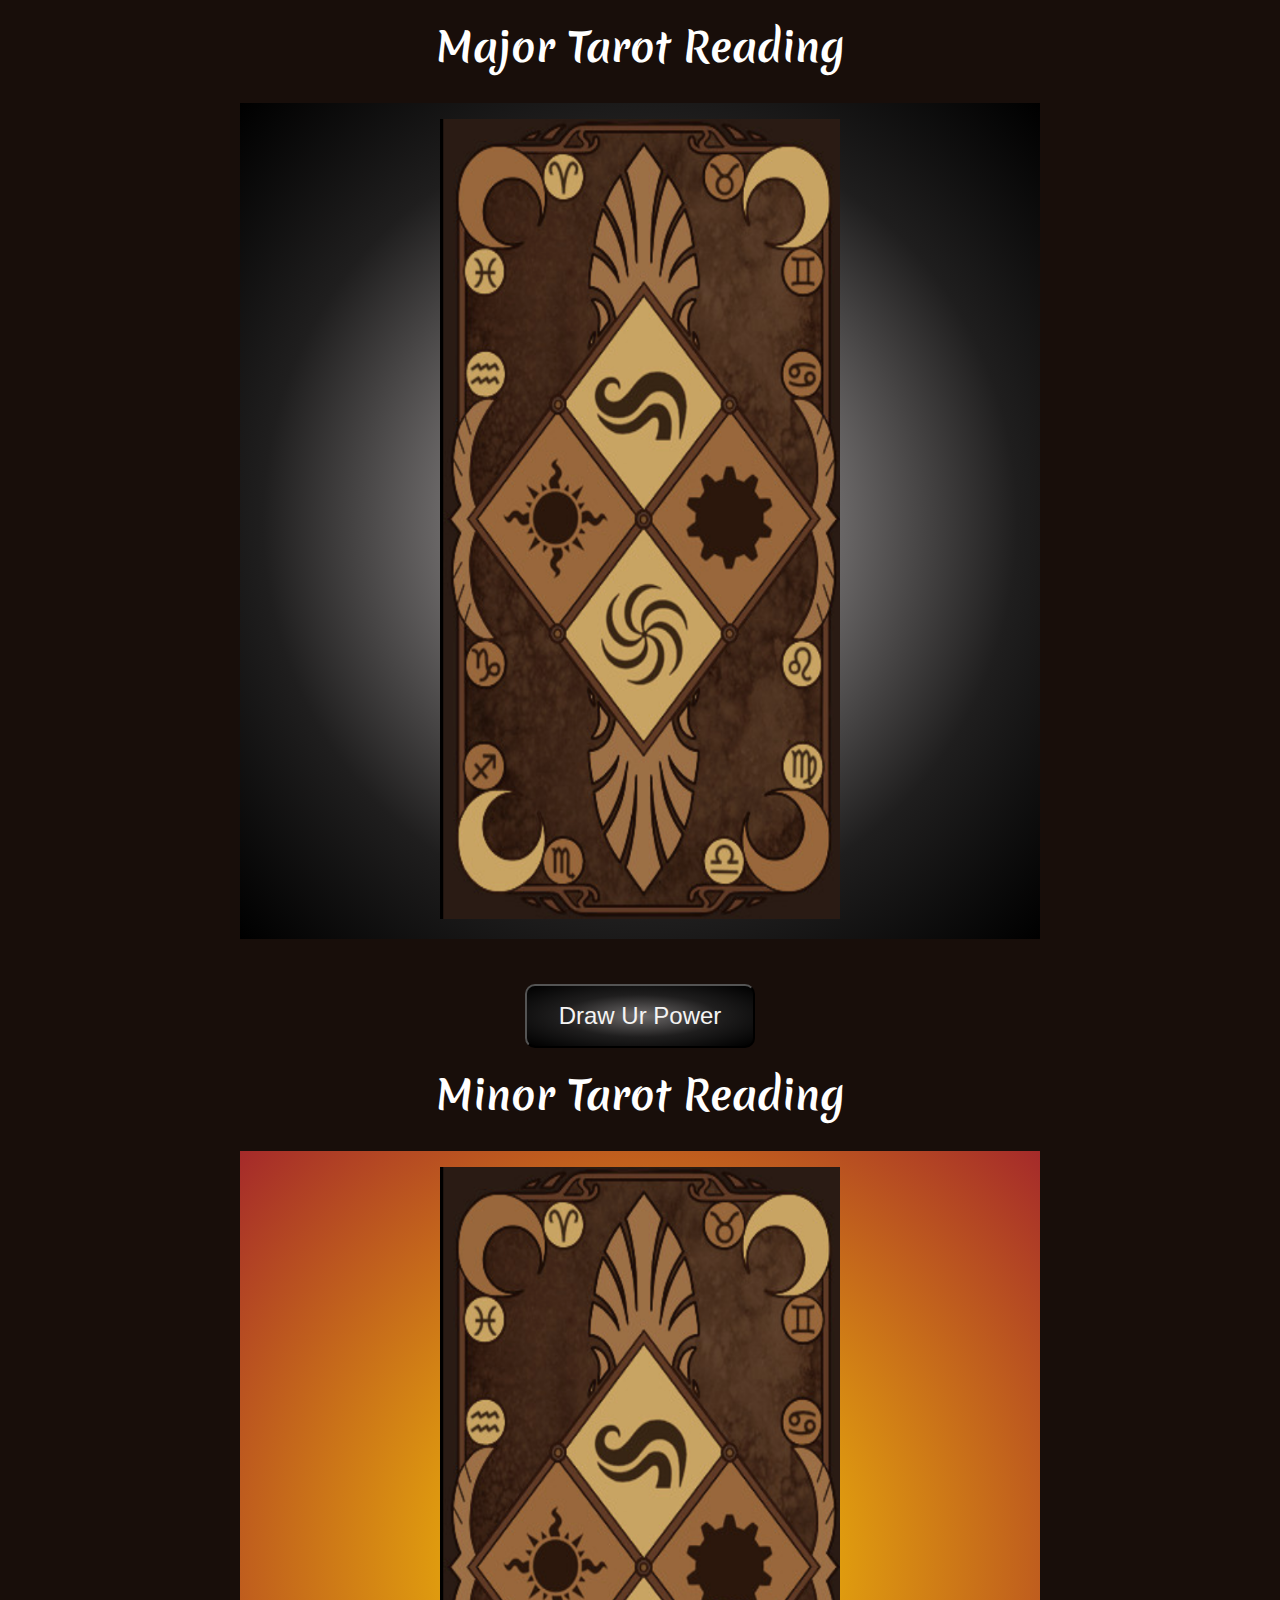
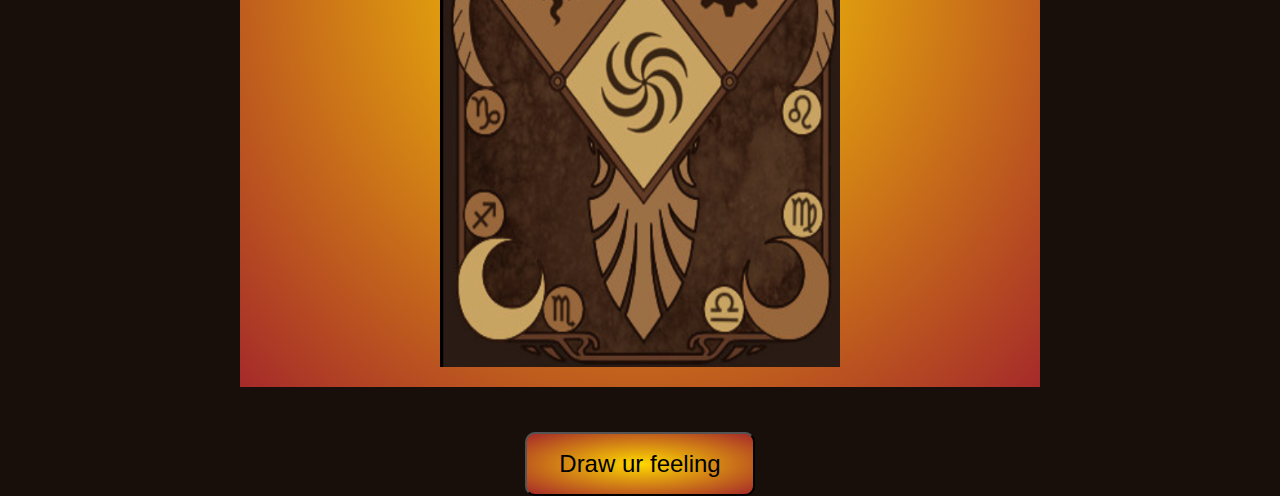
<file: index0.html>
<!DOCTYPE html>
<html>
  <head>
    <title>JavaScript Tarot Deck</title>
    <link href="styles/tarot.css" rel="stylesheet" />
    <link
      href="https://fonts.googleapis.com/css?family=Merienda"
      rel="stylesheet"
    />
  </head>

  <body>
    <div id="container">
      <br />
      <h1>Major Tarot Reading</h1>
      <div id="displayP"><img src="door.jpg" width="100%" /></div>
      <button id="drawP">Draw Ur Power</button>
    </div>

    <div id="container">
      <br />
      <h1>Minor Tarot Reading</h1>
      <div id="display"><img src="door.jpg" width="100%" /></div>
      <button id="draw">Draw ur feeling</button>
    </div>
    <script src="scripts/tarot.js"></script>
  </body>
</html>
</file>
<file: styles/tarot.css>
body {
  margin: 0;
  padding: 0;
}

#container {
  text-align: center;
  background-color: #180e0a;
  width: 100%;
  height: 100%;
  margin: 0 0;

  position: relative;
  top: 0;
}

h1 {
  font-family: "Merienda", cursive;
  color: white;
  font-size: 2.5rem;
  margin-top: 0px;
  padding-top: 10p;
}

#display {
  width: 60vw;
  min-height: 50vh;
  margin: 0 auto;
  background-image: radial-gradient(rgb(255, 217, 0), brown);
  text-align: center;
  padding: 1rem;
}

#display > img {
  width: 25rem;
  height: 50em;
}

#display > p {
  font-size: 1.3rem;
  color: aliceblue;
}

#draw {
  display: block;
  font-size: 1.5rem;
  padding: 1rem 2rem;
  margin: 5vh auto;
  background-image: radial-gradient(rgb(255, 217, 0), brown);
  border-radius: 10px;
  outline: none;
  margin-bottom: 0px;
}

#drawP {
  display: block;
  font-size: 1.5rem;
  padding: 1rem 2rem;
  margin: 5vh auto;
  margin-bottom: 0px;
  background-image: radial-gradient(rgb(110, 107, 107), rgb(31, 30, 30), black);
  color: rgb(245, 244, 243);
  border-radius: 10px;
  outline: none;
}

#displayP {
  width: 60vw;
  min-height: 50vh;
  margin: 0 auto;
  background-image: radial-gradient(
    white,
    rgb(110, 107, 107),
    rgb(31, 30, 30),
    black
  );

  text-align: center;
  padding: 1rem;
}

#displayP > img {
  width: 25rem;
  height: 50em;
}

#displayP > p {
  font-size: 1.3rem;
  color: aliceblue;
}
</file>
